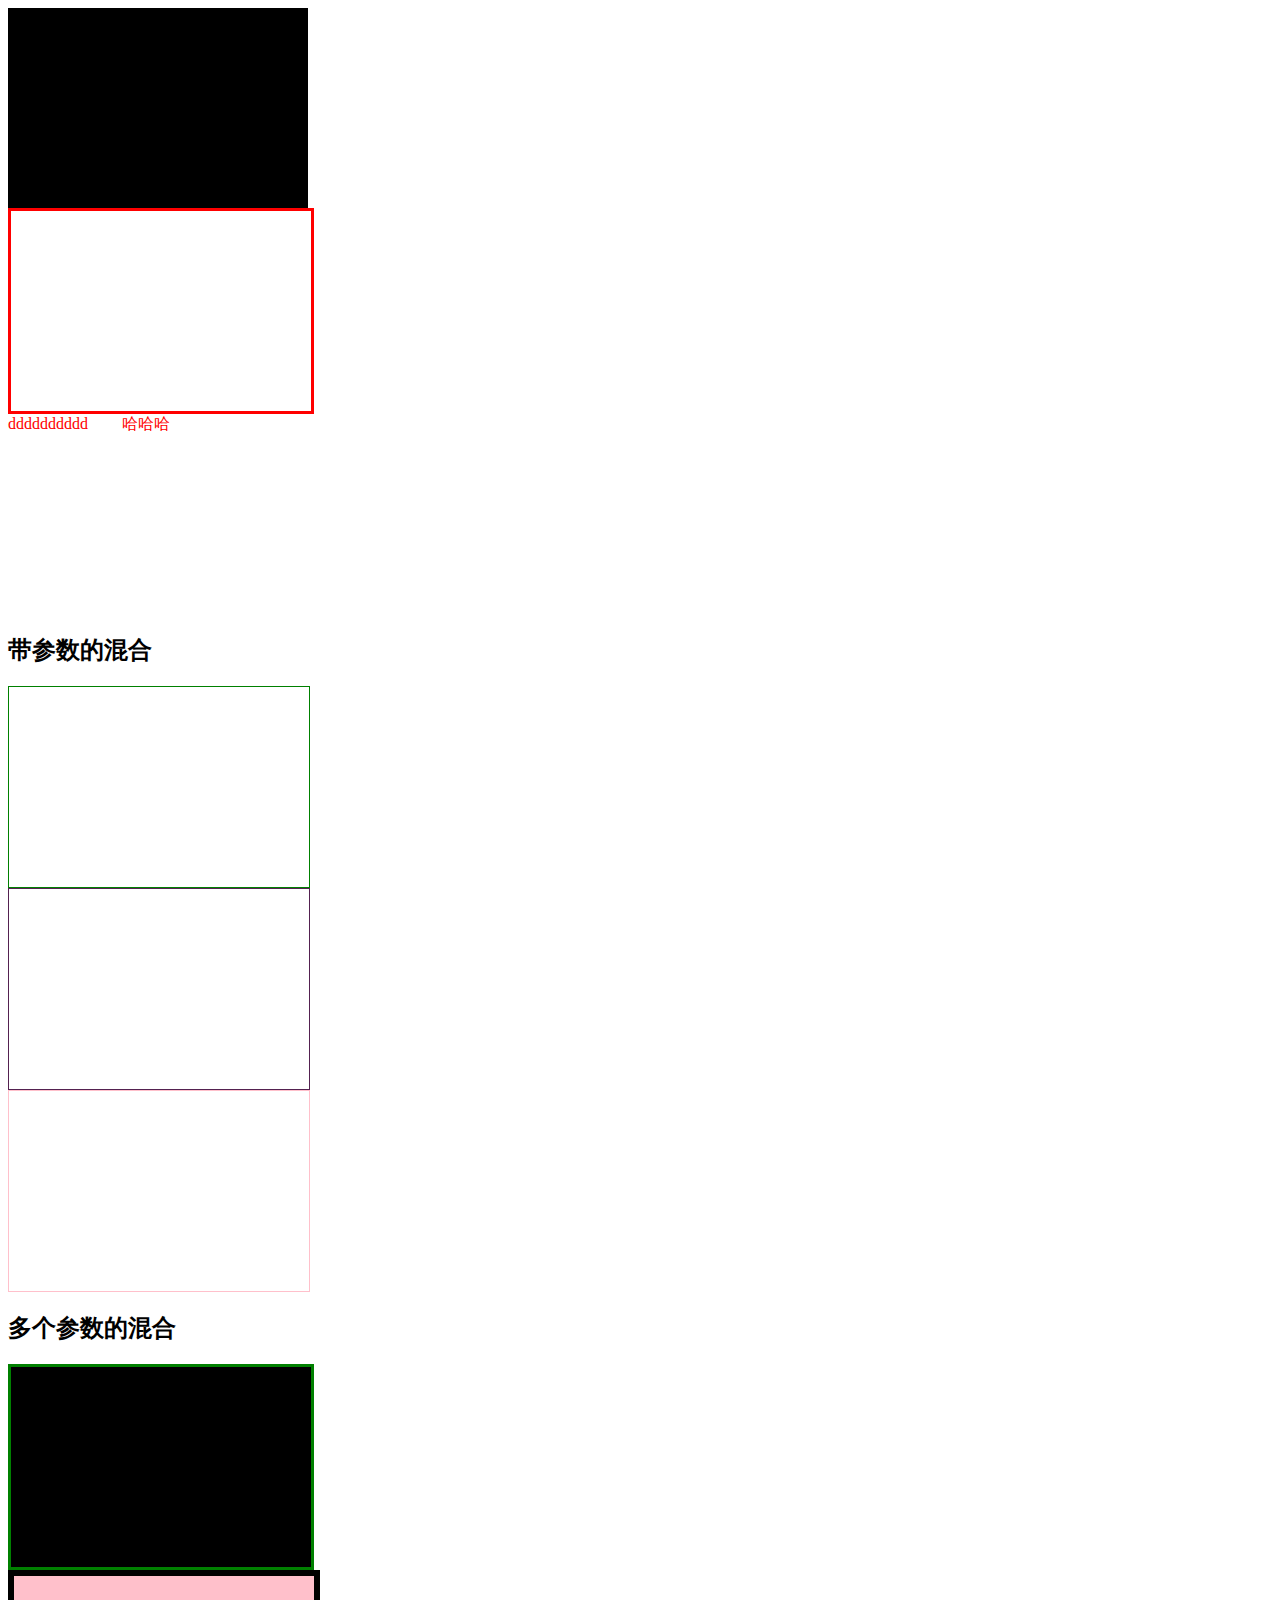
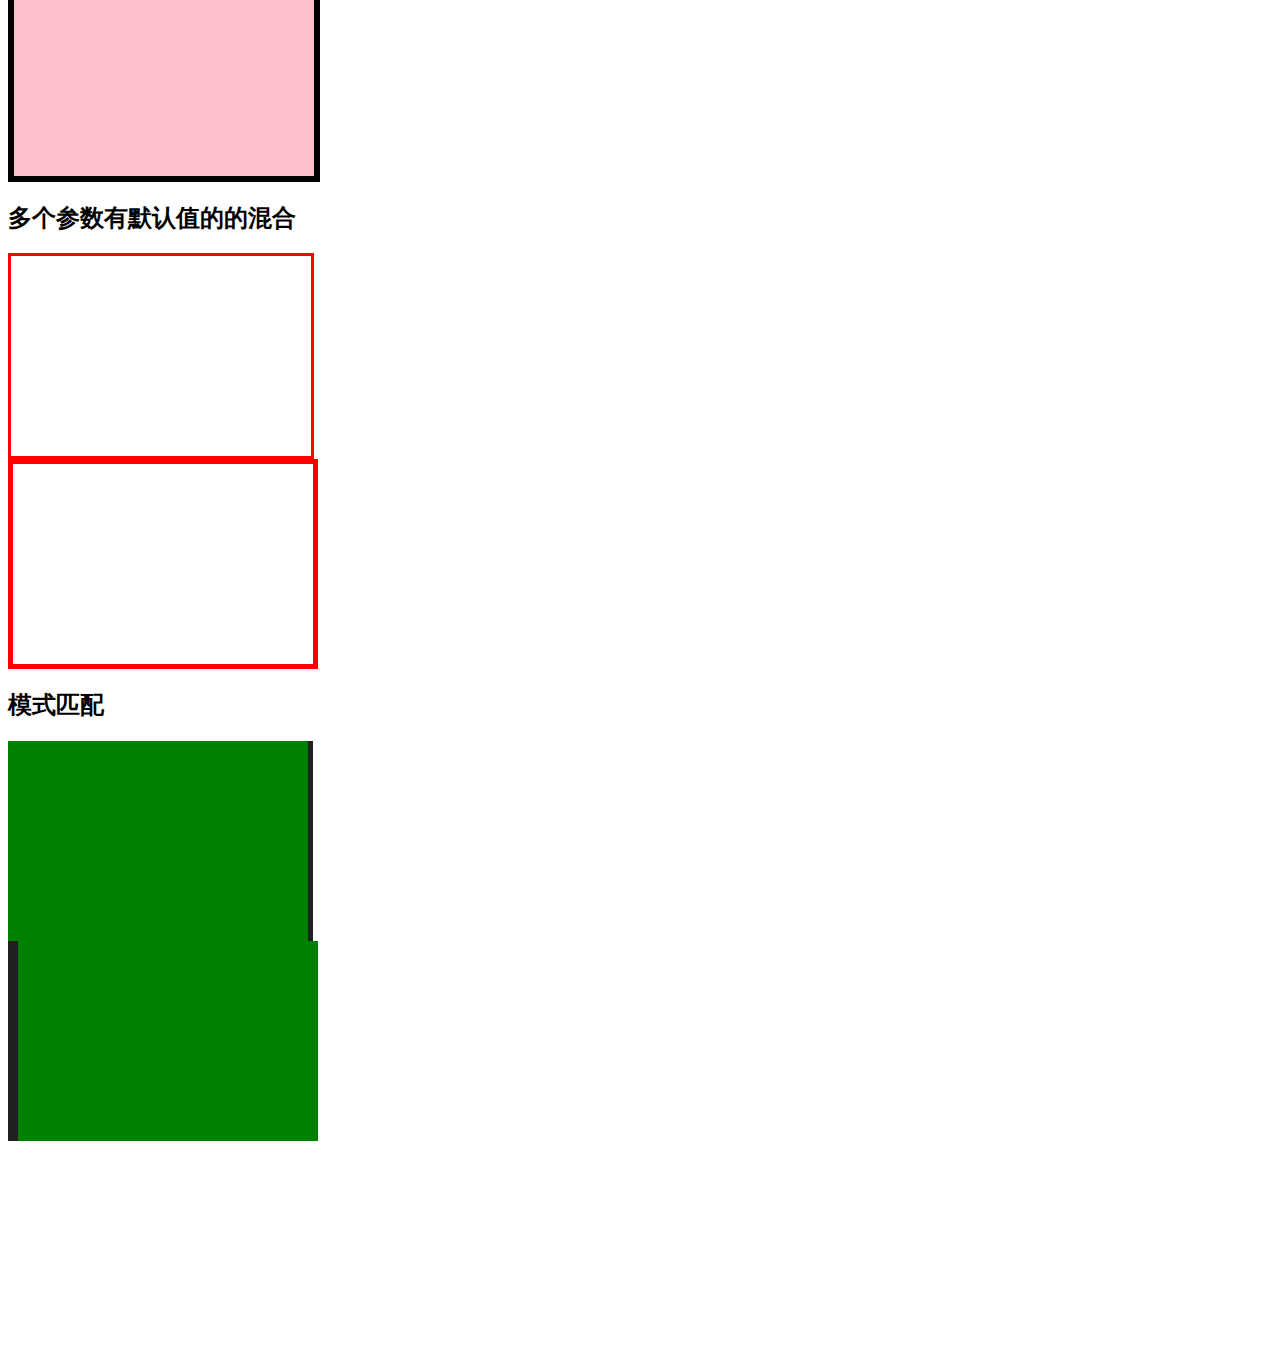
<file: 19-9-04/index.html>
<!DOCTYPE html>
<html>
<head>
    <meta charset="UTF-8">
    <meta name="viewport" content="width=device-width, initial-scale=1.0">
    <meta http-equiv="X-UA-Compatible" content="ie=edge">
    <title>Document</title>
    <link rel="stylesheet" href="./index.css">
</head>
<body>
    <div class="box1">
        <div class="box1-child">

        </div>
    </div>
    <div class="box2">

    </div>
    <div class="box3">
        dddddddddd
    </div>
    <h2>带参数的混合</h2>
    <div class="one">

    </div>
    <div class="two">

    </div>
    <div class="three">

    </div>
    <h2>多个参数的混合</h2>
    <div class="one-">

    </div>
    <div class="two-">

    </div>
    <div class="three-">

    </div>
    <h2>多个参数有默认值的的混合</h2>
    <div class="aaa">

    </div>
    <div class="bbb">

    </div>
    <div class="ccc">
    <h2>模式匹配</h2>
    <div class="onem">

    </div>
    <div class="twom">

    </div>
    <div class="threem">

    </div>
</body>
</html>
</file>
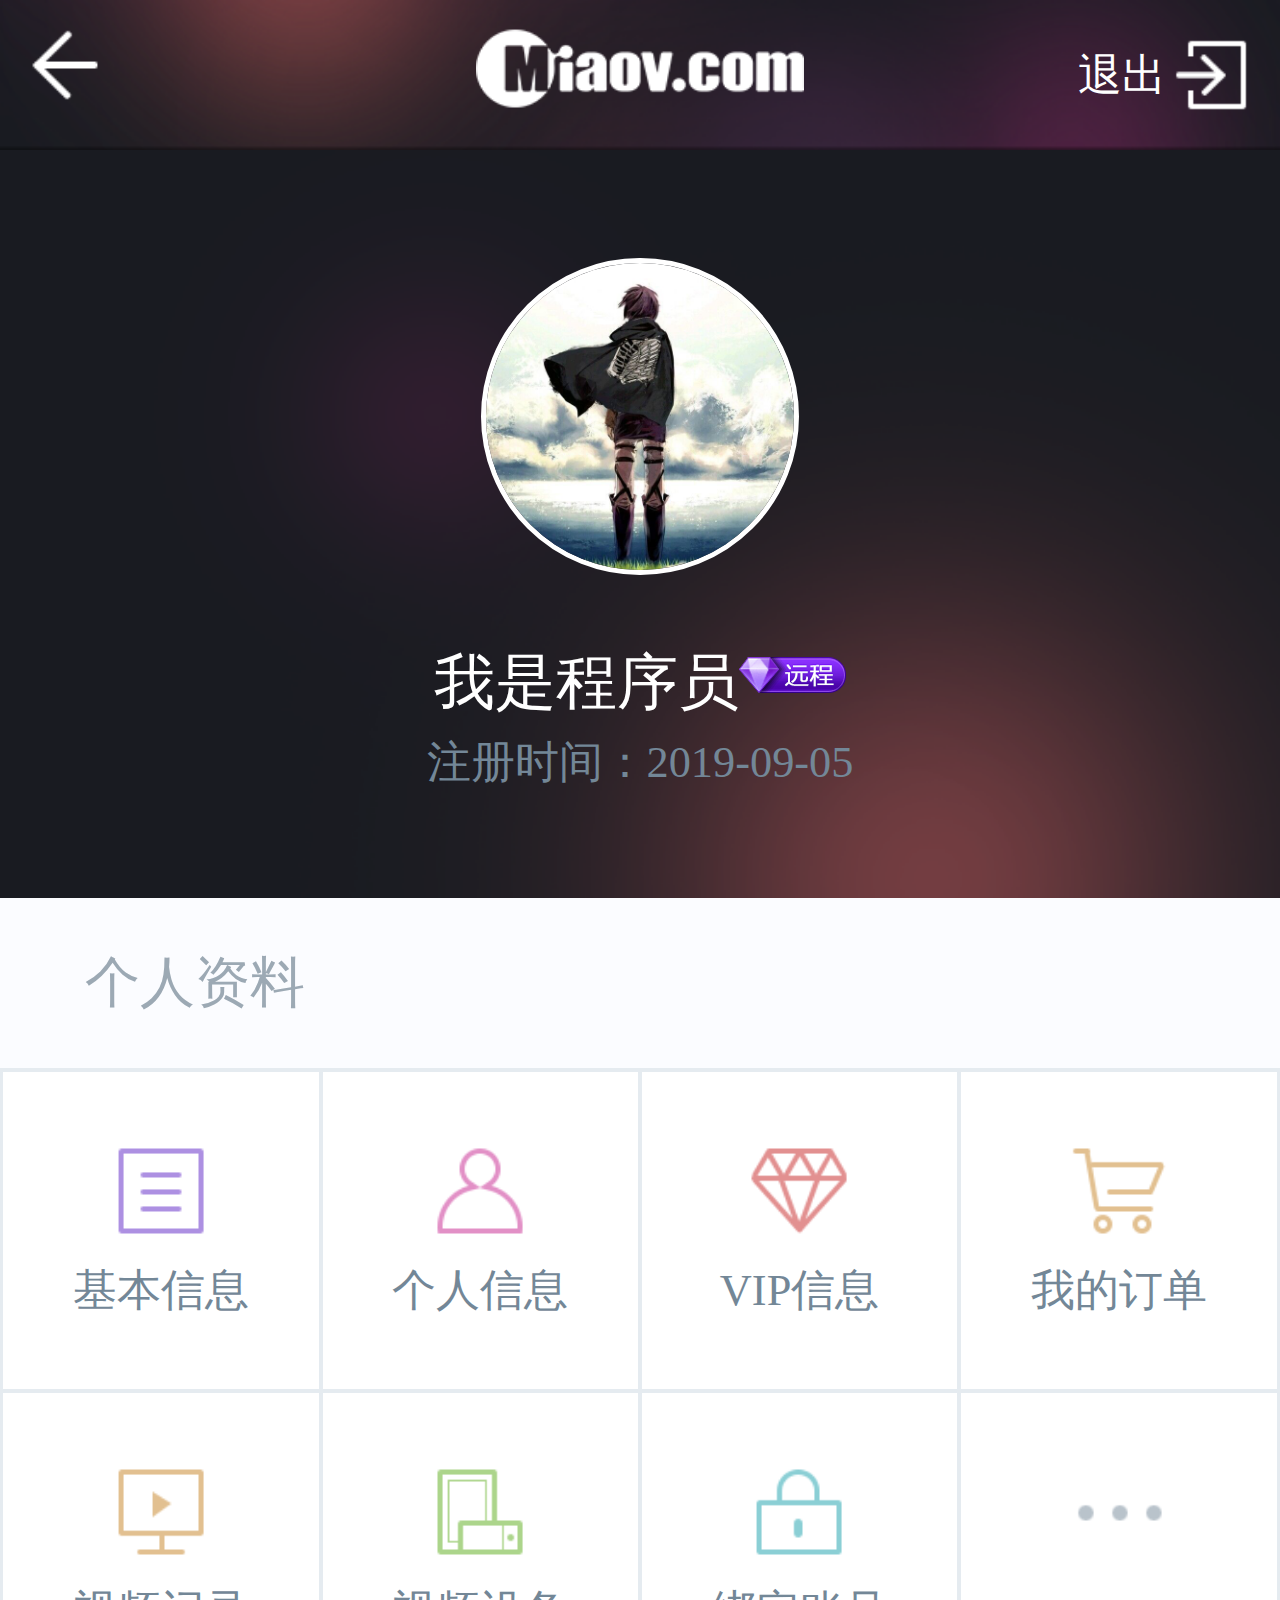
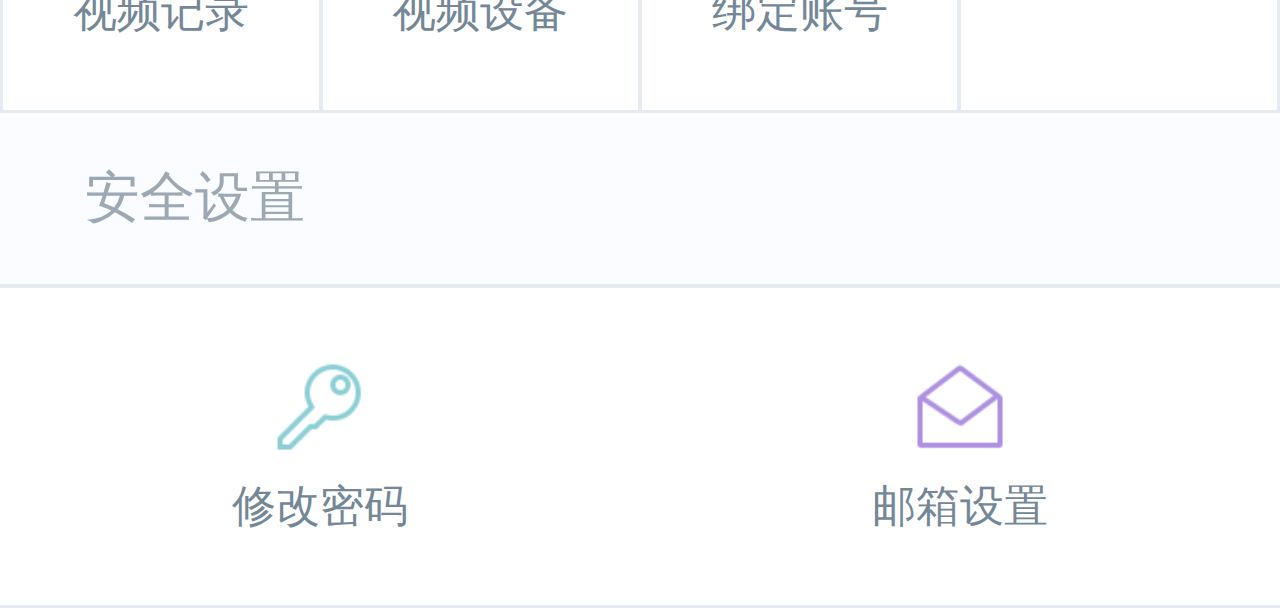
<file: 19-9-05/case.html>
<!DOCTYPE html>
<html lang="en">
<head>
    <meta charset="UTF-8">
    <title>个人中心</title>
    <script>
        var pixRatio = 1/window.devicePixelRatio;
        var html = document.documentElement;
        document.write('<meta name="viewport" content="width=device-width,user-scalable=no,initial-scale='+ pixRatio +',minimum-scale='+ pixRatio +',maximum-scale='+ pixRatio +'">');
        html.style.fontSize = html.clientWidth/25 + 'px';
    </script>
    <link href="css/case.css" rel="stylesheet">
</head>
<body>
<header class="header">
    <div class="backBtn"><i></i> </div>
    <h1 class="logo"><img src="./img/logo.png" alt=""></h1>
    <div class="signOut"><span>退出</span><i></i></div>
</header>
<section class="info">
    <div class="infoImg"><img src="./img/1.jpg" alt=""></div>
    <p class="userName"><span>我是程序员</span><img src="./img/member.png" alt=""></p>
    <p class="regTime">注册时间：2019-09-05</p>
</section>
<h3 class="title">个人资料</h3>
<section class="menu">
   <a href="#" class="item">
       <i class="itemImg01">&nbsp;</i>
       <span>基本信息</span>
   </a>
   <a href="#" class="item">
        <i class="itemImg02">&nbsp;</i>
        <span>个人信息</span>
   </a>
   <a href="#" class="item">
        <i class="itemImg03">&nbsp;</i>
        <span>VIP信息</span>
   </a>
   <a href="#" class="item">
        <i class="itemImg04">&nbsp;</i>
        <span>我的订单</span>
   </a>
   <a href="#" class="item">
        <i class="itemImg05">&nbsp;</i>
        <span>视频记录</span>
   </a>
   <a href="#" class="item">
        <i class="itemImg06">&nbsp;</i>
        <span>视频设备</span>
   </a>
   <a href="#" class="item">
        <i class="itemImg07">&nbsp;</i>
        <span>绑定账号</span>
   </a>
   <a href="#" class="item">
        <i class="itemImg08">&nbsp;</i>
   </a>
</section>
<h3 class="title">安全设置</h3>
<section class="safe">
    <a href="#" class="item">
        <i class="password">&nbsp;</i>
        <span>修改密码</span>
    </a>
    <a href="#" class="item">
        <i class="email">&nbsp;</i>
        <span>邮箱设置</span>
    </a>
</section>
</body>
</html>
</file>
<file: 19-9-04/index.css>
.size {
  width: 300px;
  height: 200px;
}
.box1 {
  background: #000;
  width: 300px;
  height: 200px;
}
/*
@width:'width:10px'

.box1{
    @width;   //不可以会报错
}

*/
.border {
  border: 2px solid pink;
}
.spanAfter {
  color: red;
}
.spanAfter:after {
  /*&----spanAfter*/
  content: '哈哈哈';
  margin-left: 30px ;
}
.box2 {
  width: 300px;
  height: 200px;
  border: 2px solid pink;
  border: 3px solid red;
}
.box3 {
  width: 300px;
  height: 200px;
  color: red;
}
.box3:after {
  /*&----spanAfter*/
  content: '哈哈哈';
  margin-left: 30px ;
}
.one {
  width: 300px;
  height: 200px;
  border: 1px solid green;
  border: green solid red;
}
.two {
  width: 300px;
  height: 200px;
  border: 1px solid #542150;
  border: #542150 solid red;
}
.three {
  width: 300px;
  height: 200px;
  border: 1px solid pink;
  border: pink solid red;
}
.one- {
  background: #000;
  border: 3px solid green;
  /*
        有几个参数就得传多少个    
    */
  width: 300px;
  height: 200px;
}
.two- {
  width: 300px;
  height: 200px;
  background: pink;
  border: 6px solid #000;
}
.aaa {
  width: 300px;
  height: 200px;
  border: 2px solid pink;
  border: 3px solid red;
}
.bbb {
  width: 300px;
  height: 200px;
  border: 1px solid 5px;
  border: 5px solid red;
  /*
        border中如果只改变后面参数的值，前面的参数也得写上去
        如果顺序改变，按顺序依次写就可以，不用全部
    */
}
/*

    .border(@width:3px,@style:solid){
        border:@augments red;

    }
    @augments 参数适合属性无序的
*/
.onem {
  width: 300px;
  height: 200px;
  border-right: 5px solid #212121;
  background: green;
}
.twom {
  width: 300px;
  height: 200px;
  border-left: 10px solid #212121;
  background: green;
}
.threem {
  width: 300px;
  height: 200px;
}
/*
 Math函数 
 round(5.5)   四舍五入
 ceil(2.3)  向上取整3
 floor(2.6) 向下取整2
*/
.blue .button {
  background: blue;
}
.red .button {
  background: red;
}
.box {
  background: red;
  /*
    这种的好处是，可以只改变一点，就可以改变很多
    */
}
/*
注释
    // 这种注释不会被解析
    /** / 这种注释会被解析
*/
</file>
<file: 19-9-05/css/case.css>
body,
h1,
h2,
h3,
h4,
p {
  margin: 0;
}
body {
  font-size: 0.86666667rem;
  font-family: '微软雅黑';
  color: #738797;
}
a {
  text-decoration: none;
  color: inherit;
}
a:hover {
  color: #f00;
}
ul {
  list-style: none;
  padding: 0;
  margin: 0;
}
/*引入默认样式*/
/*公用*/
.i {
  width: 2rem;
  height: 2rem;
  display: inline-block;
}
/*头部背景及箭头*/
.header {
  height: 2.93333333rem;
  background: url('../img/bg.png') no-repeat;
  background-size: 100%;
}
.backBtn {
  width: 2rem;
  height: 2rem;
  padding: 14px 0.26666667rem;
  position: absolute;
  top: 0;
  left: 0;
}
.backBtn i {
  width: 2rem;
  height: 2rem;
  display: inline-block;
  background: url('../img/icon.png') no-repeat 0rem 0rem;
  background-size: 2rem 26.66666667rem;
}
.signOut {
  height: 2rem;
  position: absolute;
  right: 0;
  top: 0;
  color: #fff;
  padding: 0.46666667rem 0.23333333rem;
  line-height: 2rem;
  display: flex;
}
.signOut span {
  align-self: center;
}
.signOut i {
  width: 2rem;
  height: 2rem;
  display: inline-block;
  background: url('../img/icon.png') no-repeat 0rem -2rem;
  background-size: 2rem 26.66666667rem;
}
.logo {
  height: 2.66666667rem;
  text-align: center;
}
.logo img {
  height: 100%;
}
.info {
  height: 12.5rem;
  background: url('../img/ingoBg.png') no-repeat;
  background-size: 100%;
  padding-top: 2.1rem;
  text-align: center;
}
.infoImg {
  width: 6rem;
  height: 6rem;
  border: 0.1rem solid #fff;
  border-radius: 50%;
  overflow: hidden;
  margin: 0 auto 1.13333333rem;
}
.infoImg img {
  width: 100%;
}
.userName {
  height: 1.93333333rem;
}
.userName span {
  display: inline-block;
  line-height: 1.93333333rem;
  vertical-align: middle;
  font-size: 1.2rem;
  color: #fff;
}
.title {
  height: 3.33333333rem;
  line-height: 3.33333333rem;
  font-size: 1.06666667rem;
  background-color: #fbfcff;
  padding-left: 1.66666667rem;
  color: #9ca9b4;
  font-weight: normal;
}
.menu {
  height: 12.46666667rem;
  padding: 0.06666667rem;
  background-color: #e5ebf0;
  display: grid;
  grid-template-rows: repeat(2, 6.2rem);
  grid-template-columns: repeat(4, 1fr);
  grid-gap: 0.06666667rem;
}
.menu .item {
  background: #fff;
  text-align: center;
}
.menu .item i {
  width: 2rem;
  height: 2rem;
  display: inline-block;
  background: #033333;
  margin-top: 1.33333333rem;
}
.menu .item .itemImg01 {
  background: url('../img/icon.png') no-repeat 0rem -4rem;
  background-size: 2rem 26.66666667rem;
}
.menu .item .itemImg02 {
  background: url('../img/icon.png') no-repeat 0rem -6rem;
  background-size: 2rem 26.66666667rem;
}
.menu .item .itemImg03 {
  background: url('../img/icon.png') no-repeat 0rem -8rem;
  background-size: 2rem 26.66666667rem;
}
.menu .item .itemImg04 {
  background: url('../img/icon.png') no-repeat 0rem -10rem;
  background-size: 2rem 26.66666667rem;
}
.menu .item .itemImg05 {
  background: url('../img/icon.png') no-repeat 0rem -12rem;
  background-size: 2rem 26.66666667rem;
}
.menu .item .itemImg06 {
  background: url('../img/icon.png') no-repeat 0rem -14rem;
  background-size: 2rem 26.66666667rem;
}
.menu .item .itemImg07 {
  background: url('../img/icon.png') no-repeat 0rem -16rem;
  background-size: 2rem 26.66666667rem;
}
.menu .item .itemImg08 {
  background: url('../img/icon.png') no-repeat 0rem -18rem;
  background-size: 2rem 26.66666667rem;
}
.menu .item span {
  display: inline-block;
  line-height: 1.9rem;
  width: 100%;
}
.safe {
  height: 6.2rem;
  padding: 0.06666667rem 0;
  background-color: #e5ebf0;
  display: flex;
}
.safe .item {
  height: 6.2rem;
  flex: 1;
  background: #fff;
  text-align: center;
}
.safe i {
  width: 2rem;
  height: 2rem;
  display: inline-block;
  margin-top: 1.33333333rem;
}
.safe i.password {
  background: url('../img/icon.png') no-repeat 0rem -20rem;
  background-size: 2rem 26.66666667rem;
}
.safe i.email {
  background: url('../img/icon.png') no-repeat 0rem -22rem;
  background-size: 2rem 26.66666667rem;
}
.safe span {
  display: inline-block;
  line-height: 1.9rem;
  width: 100%;
}
</file>
